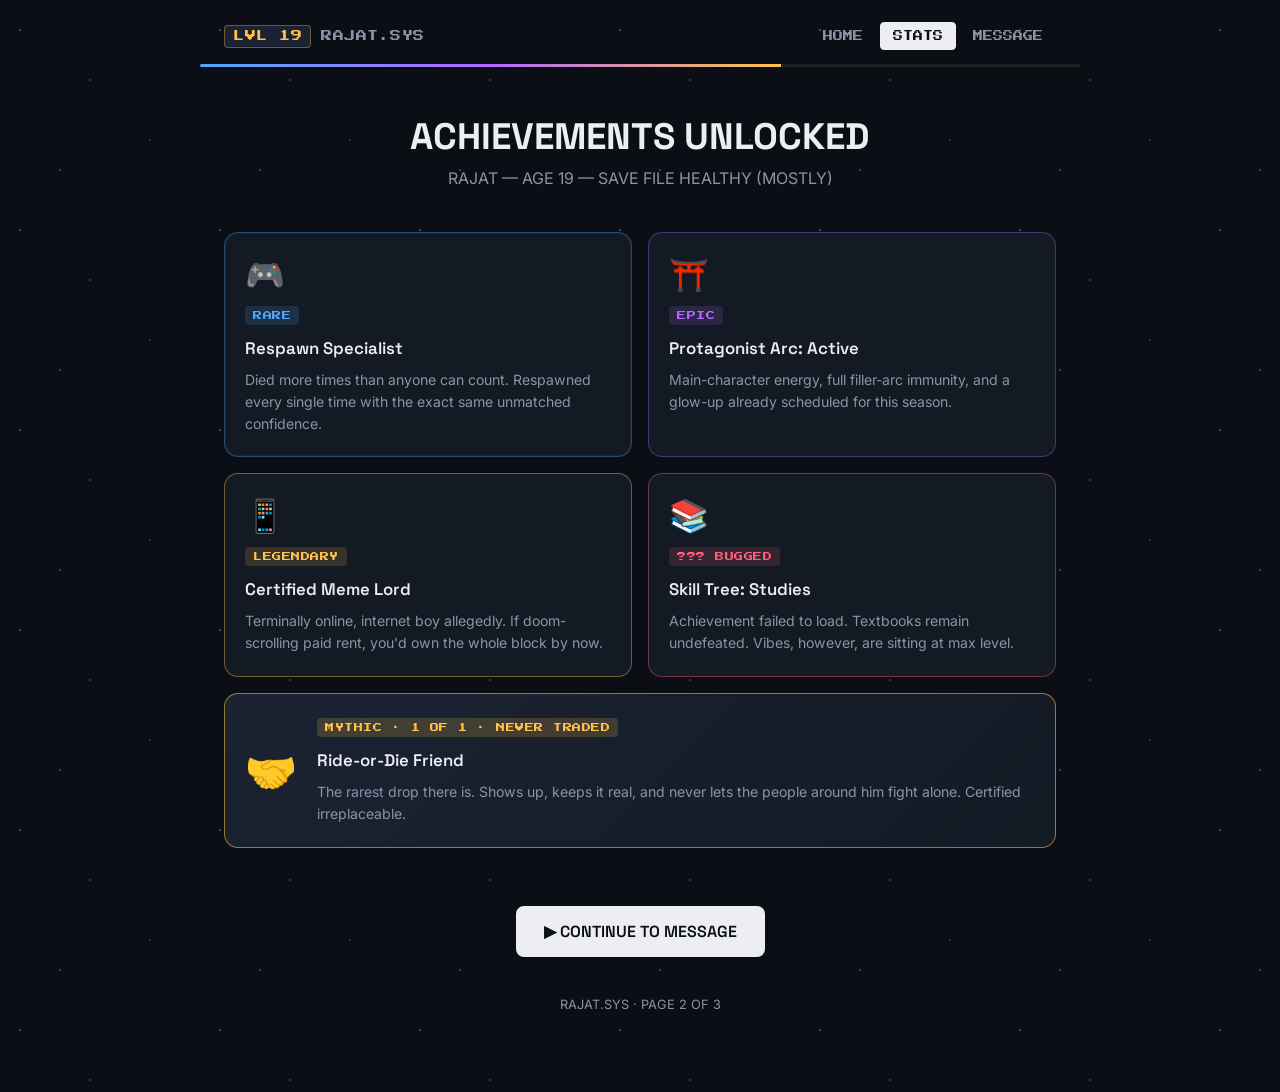
<file: highlights.html>
<!DOCTYPE html>
<html lang="en">
<head>
<meta charset="UTF-8">
<meta name="viewport" content="width=device-width, initial-scale=1.0">
<title>RAJAT.SYS — Stats</title>
<link rel="preconnect" href="https://fonts.googleapis.com">
<link rel="preconnect" href="https://fonts.gstatic.com" crossorigin>
<link href="https://fonts.googleapis.com/css2?family=Press+Start+2P&family=Space+Grotesk:wght@400;500;600;700&family=Inter:wght@400;500;600&display=swap" rel="stylesheet">
<link rel="stylesheet" href="styles.css">
<style>
  .page-head {
    text-align: center;
    padding: 46px 24px 10px;
  }
  .page-head h1 {
    font-family: var(--font-display);
    font-size: clamp(1.6rem, 4vw, 2.3rem);
    margin: 0 0 8px;
  }
  .page-head p {
    color: var(--ink-dim);
    margin: 0;
  }

  .grid {
    display: grid;
    grid-template-columns: repeat(2, 1fr);
    gap: 16px;
    margin-top: 34px;
  }

  .card {
    background: var(--bg-panel);
    border: 1px solid rgba(255,255,255,0.08);
    border-radius: 14px;
    padding: 22px 20px;
    position: relative;
    overflow: hidden;
    transition: transform 0.2s ease, box-shadow 0.2s ease;
  }
  .card:hover { transform: translateY(-4px); }

  .card__icon { font-size: 2rem; margin-bottom: 10px; display: block; }
  .card__title {
    font-family: var(--font-display);
    font-weight: 600;
    font-size: 1.05rem;
    margin: 0 0 10px;
  }
  .card__tag {
    display: inline-block;
    font-family: var(--font-pixel);
    font-size: 9px;
    letter-spacing: 0.5px;
    padding: 5px 8px;
    border-radius: 4px;
    margin-bottom: 12px;
  }
  .card__text {
    font-size: 0.88rem;
    line-height: 1.55;
    color: var(--ink-dim);
    margin: 0;
  }

  .card--rare { border-color: rgba(79,166,255,0.35); box-shadow: 0 0 0 1px rgba(79,166,255,0.08) inset; }
  .card--rare .card__tag { background: rgba(79,166,255,0.15); color: var(--rare); }
  .card--rare:hover { box-shadow: 0 10px 30px rgba(79,166,255,0.15); }

  .card--epic { border-color: rgba(179,104,255,0.35); }
  .card--epic .card__tag { background: rgba(179,104,255,0.15); color: var(--epic); }
  .card--epic:hover { box-shadow: 0 10px 30px rgba(179,104,255,0.15); }

  .card--legendary { border-color: rgba(255,194,75,0.4); }
  .card--legendary .card__tag { background: rgba(255,194,75,0.15); color: var(--legendary); }
  .card--legendary:hover { box-shadow: 0 10px 30px rgba(255,194,75,0.18); }

  .card--glitch { border-color: rgba(255,92,122,0.4); }
  .card--glitch .card__tag { background: rgba(255,92,122,0.15); color: var(--glitch); animation: glitchtext 2.4s infinite; }
  .card--glitch .card__title { animation: glitchshift 3.6s infinite; }
  @keyframes glitchtext { 0%,100% { opacity:1; } 92% { opacity:1; } 93% { opacity:0.4; transform: translateX(1px); } 94% { opacity:1; transform: none; } }
  @keyframes glitchshift { 0%,100% { transform: translateX(0); } 96% { transform: translateX(0); } 97% { transform: translateX(-2px); } 98% { transform: translateX(2px); } 99% { transform: translateX(0); } }

  .card--mythic {
    grid-column: span 2;
    border-color: rgba(255,194,75,0.55);
    background: linear-gradient(135deg, var(--bg-panel-raised), var(--bg-panel));
    display: flex;
    align-items: center;
    gap: 20px;
  }
  .card--mythic .card__icon { font-size: 2.6rem; margin-bottom: 0; }
  .card--mythic .card__tag { background: rgba(255,194,75,0.18); color: var(--legendary); }
  .card--mythic .card__body { flex: 1; }

  @media (max-width: 560px) {
    .grid { grid-template-columns: 1fr; }
    .card--mythic { grid-column: span 1; flex-direction: column; align-items: flex-start; text-align: left; }
  }

  .continue-wrap { text-align: center; margin-top: 40px; }
</style>
</head>
<body>

<header class="hud">
  <div class="hud__brand"><span class="hud__lvl">LVL 19</span> RAJAT.SYS</div>
  <nav class="hud__nav">
    <a href="index.html" class="hud__tab">HOME</a>
    <a href="highlights.html" class="hud__tab is-active">STATS</a>
    <a href="message.html" class="hud__tab">MESSAGE</a>
  </nav>
</header>
<div class="hud__progress"><div class="hud__progress-fill" style="width:66%"></div></div>

<div class="wrap">
  <div class="page-head">
    <h1>ACHIEVEMENTS UNLOCKED</h1>
    <p>RAJAT — AGE 19 — SAVE FILE HEALTHY (MOSTLY)</p>
  </div>

  <div class="grid">
    <div class="card card--rare">
      <span class="card__icon">🎮</span>
      <div class="card__tag">RARE</div>
      <h3 class="card__title">Respawn Specialist</h3>
      <p class="card__text">Died more times than anyone can count. Respawned every single time with the exact same unmatched confidence.</p>
    </div>

    <div class="card card--epic">
      <span class="card__icon">⛩️</span>
      <div class="card__tag">EPIC</div>
      <h3 class="card__title">Protagonist Arc: Active</h3>
      <p class="card__text">Main-character energy, full filler-arc immunity, and a glow-up already scheduled for this season.</p>
    </div>

    <div class="card card--legendary">
      <span class="card__icon">📱</span>
      <div class="card__tag">LEGENDARY</div>
      <h3 class="card__title">Certified Meme Lord</h3>
      <p class="card__text">Terminally online, internet boy allegedly. If doom-scrolling paid rent, you'd own the whole block by now.</p>
    </div>

    <div class="card card--glitch">
      <span class="card__icon">📚</span>
      <div class="card__tag">??? BUGGED</div>
      <h3 class="card__title">Skill Tree: Studies</h3>
      <p class="card__text">Achievement failed to load. Textbooks remain undefeated. Vibes, however, are sitting at max level.</p>
    </div>

    <div class="card card--mythic">
      <span class="card__icon">🤝</span>
      <div class="card__body">
        <div class="card__tag">MYTHIC · 1 OF 1 · NEVER TRADED</div>
        <h3 class="card__title">Ride-or-Die Friend</h3>
        <p class="card__text">The rarest drop there is. Shows up, keeps it real, and never lets the people around him fight alone. Certified irreplaceable.</p>
      </div>
    </div>
  </div>

  <div class="continue-wrap">
    <a href="message.html" class="next-btn">▶ CONTINUE TO MESSAGE</a>
  </div>

  <div class="footer-note">RAJAT.SYS · PAGE 2 OF 3</div>
</div>

</body>
</html>
</file>
<file: styles.css>
/* =========================================================
   RAJAT.SYS — design tokens
   Concept: a game "player profile" you boot into, check stats
   on, then get a DM on. Rarity tiers (common/rare/epic/legendary)
   double as the emotional grading of each achievement.
   ========================================================= */

:root {
  /* surfaces */
  --bg-void: #0b0e14;
  --bg-panel: #141a24;
  --bg-panel-raised: #1b2333;

  /* text */
  --ink: #eceef4;
  --ink-dim: #8b93a6;

  /* rarity accents (semantic, not decorative) */
  --rare: #4fa6ff;      /* gaming */
  --epic: #b368ff;      /* anime */
  --legendary: #ffc24b; /* memes / good-friend finale */
  --glitch: #ff5c7a;    /* the studies joke */

  /* type */
  --font-display: "Space Grotesk", sans-serif;
  --font-pixel: "Press Start 2P", monospace;
  --font-body: "Inter", sans-serif;
}

* { box-sizing: border-box; }

html, body {
  margin: 0;
  padding: 0;
  background: var(--bg-void);
  color: var(--ink);
  font-family: var(--font-body);
  min-height: 100%;
}

body {
  background-image:
    radial-gradient(1px 1px at 20px 30px, rgba(255,255,255,0.25) 1px, transparent 0),
    radial-gradient(1px 1px at 90px 80px, rgba(255,255,255,0.18) 1px, transparent 0),
    radial-gradient(1px 1px at 150px 140px, rgba(255,255,255,0.15) 1px, transparent 0),
    radial-gradient(1px 1px at 60px 170px, rgba(255,255,255,0.2) 1px, transparent 0);
  background-size: 200px 200px;
  background-repeat: repeat;
}

a { color: inherit; text-decoration: none; }
button { font-family: var(--font-body); }

.wrap {
  max-width: 880px;
  margin: 0 auto;
  padding: 0 24px 80px;
}

/* ---------- HUD header / nav (shared across pages) ---------- */

.hud {
  display: flex;
  align-items: center;
  justify-content: space-between;
  max-width: 880px;
  margin: 0 auto;
  padding: 22px 24px 14px;
  flex-wrap: wrap;
  gap: 10px;
}

.hud__brand {
  font-family: var(--font-pixel);
  font-size: 11px;
  letter-spacing: 0.5px;
  color: var(--ink-dim);
  display: flex;
  align-items: center;
  gap: 10px;
}

.hud__lvl {
  background: var(--bg-panel-raised);
  border: 1px solid rgba(255,194,75,0.35);
  color: var(--legendary);
  padding: 5px 8px;
  border-radius: 4px;
}

.hud__nav {
  display: flex;
  gap: 4px;
  font-family: var(--font-pixel);
  font-size: 10px;
}

.hud__tab {
  padding: 8px 12px;
  border-radius: 4px;
  color: var(--ink-dim);
  border: 1px solid transparent;
  transition: color 0.2s ease, border-color 0.2s ease, background 0.2s ease;
}

.hud__tab:hover { color: var(--ink); }

.hud__tab.is-active {
  color: var(--bg-void);
  background: var(--ink);
  border-color: var(--ink);
}

.hud__progress {
  max-width: 880px;
  margin: 0 auto;
  height: 3px;
  background: rgba(255,255,255,0.08);
  border-radius: 2px;
  overflow: hidden;
}

.hud__progress-fill {
  height: 100%;
  background: linear-gradient(90deg, var(--rare), var(--epic), var(--legendary));
}

/* ---------- Nav buttons at page bottom ---------- */

.next-btn {
  display: inline-flex;
  align-items: center;
  gap: 10px;
  margin-top: 18px;
  padding: 15px 28px;
  font-family: var(--font-display);
  font-weight: 600;
  font-size: 1rem;
  color: var(--bg-void);
  background: var(--ink);
  border: none;
  border-radius: 8px;
  cursor: pointer;
  transition: transform 0.15s ease, box-shadow 0.15s ease;
}

.next-btn:hover { transform: translateY(-2px); box-shadow: 0 8px 24px rgba(0,0,0,0.35); }
.next-btn:focus-visible { outline: 3px solid var(--rare); outline-offset: 3px; }

.footer-note {
  text-align: center;
  color: var(--ink-dim);
  font-size: 0.8rem;
  margin-top: 40px;
}

/* ---------- music control ---------- */

.music-control {
  position: fixed;
  right: 18px;
  bottom: 18px;
  z-index: 90;
  display: inline-flex;
  align-items: center;
  gap: 10px;
  padding: 12px 14px;
  border-radius: 999px;
  border: 1px solid rgba(255,255,255,0.12);
  background: rgba(20, 26, 36, 0.92);
  color: var(--ink);
  box-shadow: 0 12px 30px rgba(0,0,0,0.28);
  backdrop-filter: blur(10px);
  cursor: pointer;
  transition: transform 0.15s ease, border-color 0.2s ease, background 0.2s ease;
}

.music-control:hover { transform: translateY(-2px); border-color: rgba(255,255,255,0.22); }
.music-control:focus-visible { outline: 3px solid var(--rare); outline-offset: 3px; }

.music-control__dot {
  width: 10px;
  height: 10px;
  border-radius: 50%;
  background: var(--glitch);
  box-shadow: 0 0 0 0 rgba(255,92,122,0.55);
  animation: musicPulse 1.8s infinite;
}

.music-control.is-on .music-control__dot {
  background: #3cd873;
  box-shadow: 0 0 0 0 rgba(60,216,115,0.55);
  animation-name: musicPulseOn;
}

.music-control__label {
  font-family: var(--font-pixel);
  font-size: 10px;
  letter-spacing: 0.6px;
  white-space: nowrap;
}

@keyframes musicPulse {
  0% { box-shadow: 0 0 0 0 rgba(255,92,122,0.55); }
  70% { box-shadow: 0 0 0 10px rgba(255,92,122,0); }
  100% { box-shadow: 0 0 0 0 rgba(255,92,122,0); }
}

@keyframes musicPulseOn {
  0% { box-shadow: 0 0 0 0 rgba(60,216,115,0.55); }
  70% { box-shadow: 0 0 0 10px rgba(60,216,115,0); }
  100% { box-shadow: 0 0 0 0 rgba(60,216,115,0); }
}

/* ---------- birthday overlay ---------- */

.celebration-overlay {
  position: fixed;
  inset: 0;
  z-index: 100;
  display: grid;
  place-items: center;
  padding: 24px;
  background:
    radial-gradient(circle at top, rgba(255,194,75,0.18), transparent 40%),
    linear-gradient(180deg, rgba(11,14,20,0.15), rgba(11,14,20,0.72));
  opacity: 0;
  pointer-events: none;
  transition: opacity 0.28s ease;
}

.celebration-overlay.is-visible {
  opacity: 1;
  pointer-events: auto;
}

.celebration-panel {
  width: min(560px, 100%);
  text-align: center;
  padding: 28px 22px;
  border-radius: 20px;
  background: rgba(20, 26, 36, 0.96);
  border: 1px solid rgba(255,255,255,0.12);
  box-shadow: 0 20px 60px rgba(0,0,0,0.45);
  backdrop-filter: blur(12px);
}

.celebration-kicker {
  font-family: var(--font-pixel);
  font-size: 10px;
  letter-spacing: 1.2px;
  color: var(--legendary);
  margin-bottom: 14px;
}

.celebration-title {
  font-family: var(--font-display);
  font-size: clamp(1.8rem, 5vw, 3rem);
  line-height: 1.05;
  margin: 0 0 10px;
}

.celebration-text {
  margin: 0;
  color: var(--ink-dim);
  line-height: 1.65;
}

.celebration-close {
  margin-top: 18px;
  padding: 12px 18px;
  border: 0;
  border-radius: 10px;
  background: linear-gradient(90deg, var(--legendary), var(--glitch));
  color: #1a1200;
  font-family: var(--font-display);
  font-weight: 700;
  cursor: pointer;
}

/* ---------- reduced motion ---------- */

@media (prefers-reduced-motion: reduce) {
  * { animation-duration: 0.001ms !important; animation-iteration-count: 1 !important; transition-duration: 0.001ms !important; }
}

/* ---------- confetti (used on message page) ---------- */

.confetti-piece {
  position: fixed;
  top: -10px;
  font-size: 1.4em;
  z-index: 50;
  animation: confetti-fall linear forwards;
  pointer-events: none;
}

@keyframes confetti-fall {
  to { transform: translateY(110vh) rotate(360deg); opacity: 0.9; }
}
</file>
